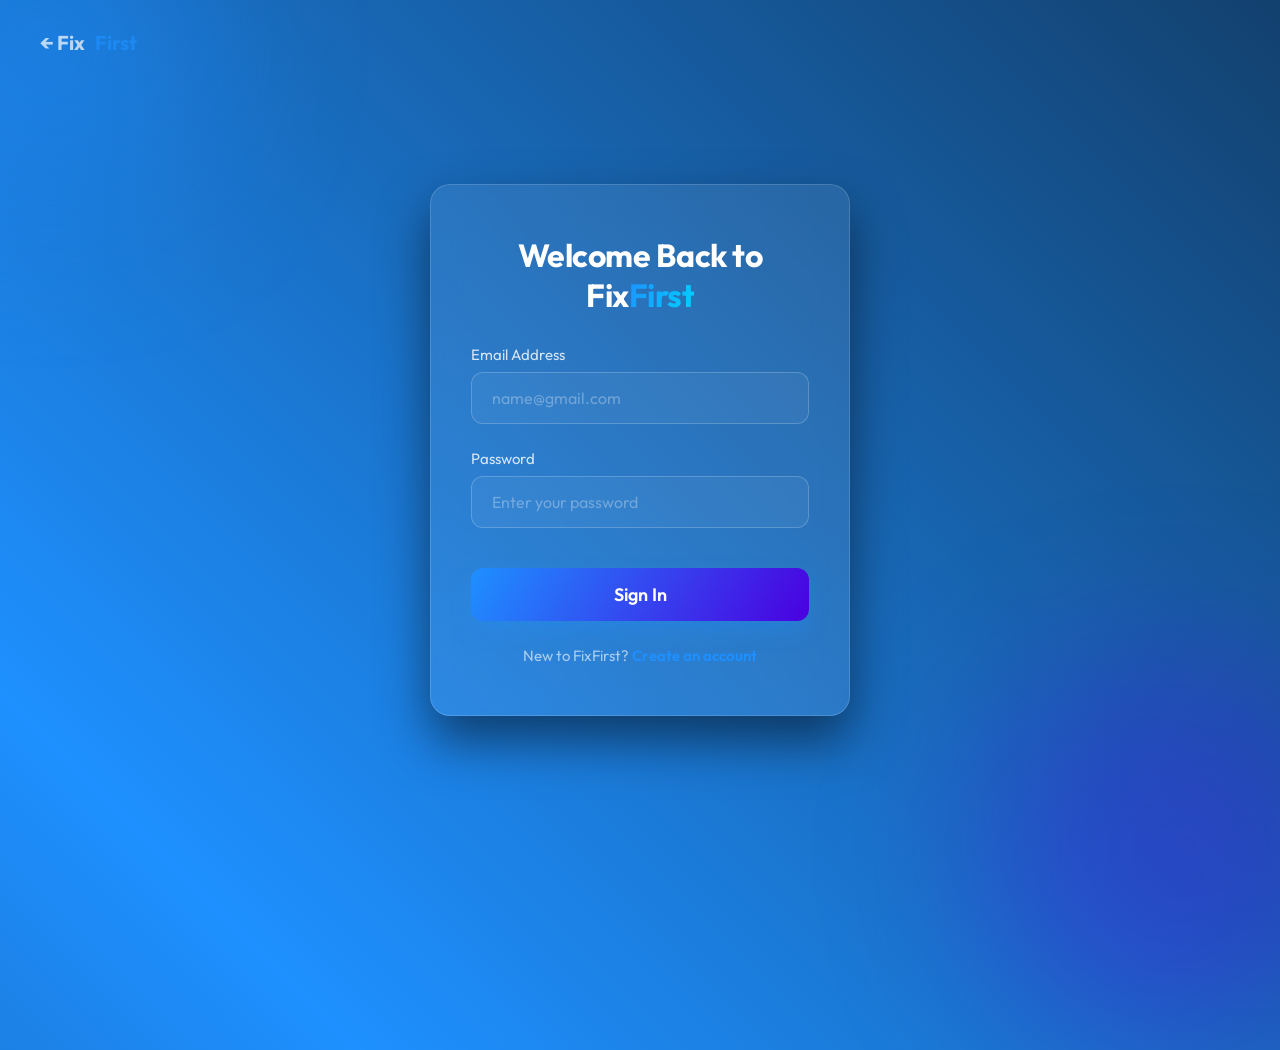
<file: login.html>
<!DOCTYPE html>
<html lang="en">

<head>
    <meta charset="UTF-8">
    <meta name="viewport" content="width=device-width, initial-scale=1.0">
    <title>Login - ScienceHub</title>
    <!-- Google Fonts -->
    <link href="https://fonts.googleapis.com/css2?family=Outfit:wght@300;400;500;600;700&display=swap" rel="stylesheet">
    <style>
        * {
            margin: 0;
            padding: 0;
            box-sizing: border-box;
            font-family: 'Outfit', sans-serif;
        }

        body {
            display: flex;
            justify-content: center;
            align-items: center;
            min-height: 100vh;
            background: linear-gradient(45deg, #0e122b, #1e90ff, #0d1b2a, #4a00e0);
            background-size: 400% 400%;
            animation: gradientBG 15s ease infinite;
            color: #fff;
            overflow: hidden;
            position: relative;
        }

        @keyframes gradientBG {
            0% {
                background-position: 0% 50%;
            }

            50% {
                background-position: 100% 50%;
            }

            100% {
                background-position: 0% 50%;
            }
        }

        /* Floating Orbs for Premium feel */
        .orb {
            position: absolute;
            border-radius: 50%;
            filter: blur(80px);
            z-index: 0;
            animation: float 10s infinite ease-in-out alternate;
        }

        .orb-1 {
            width: 300px;
            height: 300px;
            background: rgba(30, 144, 255, 0.4);
            top: -100px;
            left: -100px;
            animation-delay: 0s;
        }

        .orb-2 {
            width: 400px;
            height: 400px;
            background: rgba(74, 0, 224, 0.3);
            bottom: -150px;
            right: -100px;
            animation-delay: -5s;
        }

        @keyframes float {
            100% {
                transform: translateY(40px) translateX(30px);
            }
        }

        .auth-container {
            position: relative;
            z-index: 10;
            background: rgba(255, 255, 255, 0.08);
            padding: 50px 40px;
            border-radius: 20px;
            box-shadow: 0 25px 50px rgba(0, 0, 0, 0.5);
            width: 100%;
            max-width: 420px;
            text-align: center;
            backdrop-filter: blur(15px);
            -webkit-backdrop-filter: blur(15px);
            border: 1px solid rgba(255, 255, 255, 0.15);
            animation: slideUp 0.8s cubic-bezier(0.16, 1, 0.3, 1) forwards;
            opacity: 0;
            transform: translateY(30px);
        }

        @keyframes slideUp {
            100% {
                opacity: 1;
                transform: translateY(0);
            }
        }

        .auth-container h2 {
            margin-bottom: 30px;
            font-size: 32px;
            font-weight: 700;
            letter-spacing: -0.5px;
        }

        .auth-container h2 span {
            background: linear-gradient(120deg, #1e90ff, #00d2ff);
            -webkit-background-clip: text;
            background-clip: text;
            -webkit-text-fill-color: transparent;
        }

        .input-group {
            margin-bottom: 25px;
            text-align: left;
            position: relative;
        }

        .input-group label {
            display: block;
            margin-bottom: 8px;
            font-weight: 400;
            color: rgba(255, 255, 255, 0.8);
            font-size: 15px;
        }

        .input-group input {
            width: 100%;
            padding: 15px 20px;
            background: rgba(255, 255, 255, 0.05);
            border: 1px solid rgba(255, 255, 255, 0.2);
            color: white;
            border-radius: 12px;
            font-size: 16px;
            transition: all 0.3s;
            outline: none;
        }

        .input-group input::placeholder {
            color: rgba(255, 255, 255, 0.3);
        }

        .input-group input:focus {
            border-color: #1e90ff;
            background: rgba(255, 255, 255, 0.1);
            box-shadow: 0 0 20px rgba(30, 144, 255, 0.2);
        }

        .submit-btn {
            width: 100%;
            padding: 15px;
            background: linear-gradient(120deg, #1e90ff, #4a00e0);
            color: white;
            border: none;
            border-radius: 12px;
            font-size: 18px;
            font-weight: 600;
            cursor: pointer;
            transition: all 0.3s;
            margin-top: 15px;
            box-shadow: 0 10px 20px rgba(30, 144, 255, 0.3);
            position: relative;
            overflow: hidden;
        }

        .submit-btn::after {
            content: '';
            position: absolute;
            top: 0;
            left: -100%;
            width: 50%;
            height: 100%;
            background: linear-gradient(to right, transparent, rgba(255, 255, 255, 0.3), transparent);
            transform: skewX(-20deg);
            transition: left 0.5s;
        }

        .submit-btn:hover::after {
            left: 150%;
        }

        .submit-btn:hover {
            transform: translateY(-2px);
            box-shadow: 0 15px 25px rgba(30, 144, 255, 0.5);
        }

        .switch-text {
            margin-top: 25px;
            font-size: 15px;
            color: rgba(255, 255, 255, 0.6);
        }

        .switch-text a {
            color: #1e90ff;
            text-decoration: none;
            font-weight: 600;
            transition: 0.2s;
        }

        .switch-text a:hover {
            color: #fff;
            text-decoration: underline;
            text-shadow: 0 0 10px rgba(30, 144, 255, 0.5);
        }

        .error-msg {
            color: #ff4757;
            background: rgba(255, 71, 87, 0.1);
            padding: 10px;
            border-radius: 8px;
            border: 1px solid rgba(255, 71, 87, 0.3);
            margin-bottom: 20px;
            font-size: 14px;
            display: none;
        }

        /* Floating Logo back to home */
        .home-btn {
            position: absolute;
            top: 30px;
            left: 40px;
            color: white;
            text-decoration: none;
            font-size: 20px;
            font-weight: bold;
            display: flex;
            align-items: center;
            gap: 10px;
            z-index: 20;
            transition: 0.3s;
            opacity: 0.7;
        }

        .home-btn:hover {
            opacity: 1;
            transform: translateY(-2px);
        }

        .home-btn span {
            color: #1e90ff;
        }
    </style>
</head>

<body>

    <a href="/" class="home-btn">&larr; Fix<span>First</span></a>
    <div class="orb orb-1"></div>
    <div class="orb orb-2"></div>
    <div class="auth-container">
        <h2>Welcome Back to Fix<span>First</span></h2>
        <div id="error-msg" class="error-msg"></div>
        <form id="loginForm">
            <div class="input-group">
                <label for="email">Email Address</label>
                <input type="email" id="email" required placeholder="name@gmail.com" autocomplete="email">
            </div>
            <div class="input-group">
                <label for="password">Password</label>
                <input type="password" id="password" required placeholder="Enter your password">
            </div>
            <button type="submit" class="submit-btn" id="submitBtn">Sign In</button>
            <p class="switch-text">New to FixFirst? <a href="/register">Create an account</a></p>
        </form>
    </div>

    <script>
        document.getElementById('loginForm').addEventListener('submit', async (e) => {
            e.preventDefault();
            const email = document.getElementById('email').value;
            const password = document.getElementById('password').value;
            const errorMsg = document.getElementById('error-msg');
            const submitBtn = document.getElementById('submitBtn');

            errorMsg.style.display = 'none';
            submitBtn.disabled = true;
            submitBtn.innerText = 'Authenticating...';

            try {
                const res = await fetch('/api/login', {
                    method: 'POST',
                    headers: { 'Content-Type': 'application/json' },
                    body: JSON.stringify({ email, password })
                });
                const data = await res.json();

                if (res.ok) {
                    submitBtn.innerText = 'Success!';
                    submitBtn.style.background = '#2ed573';
                    setTimeout(() => window.location.href = '/', 600);
                } else {
                    errorMsg.innerText = data.error || 'Invalid credentials';
                    errorMsg.style.display = 'block';
                    submitBtn.disabled = false;
                    submitBtn.innerText = 'Sign In';
                }
            } catch (err) {
                console.error(err);
                if (err instanceof TypeError || err.message.includes('fetch')) {
                    errorMsg.innerText = 'Network error. Ensure your Flask server is running at http://localhost:5000';
                } else if (err instanceof SyntaxError) {
                    errorMsg.innerText = 'Server returned an invalid response. Ensure you are not viewing this file directly from the filesystem.';
                } else {
                    errorMsg.innerText = 'An error occurred: ' + err.message;
                }
                errorMsg.style.display = 'block';
                submitBtn.disabled = false;
                submitBtn.innerText = 'Sign In';
            }
        });
    </script>

</body>

</html>
</file>
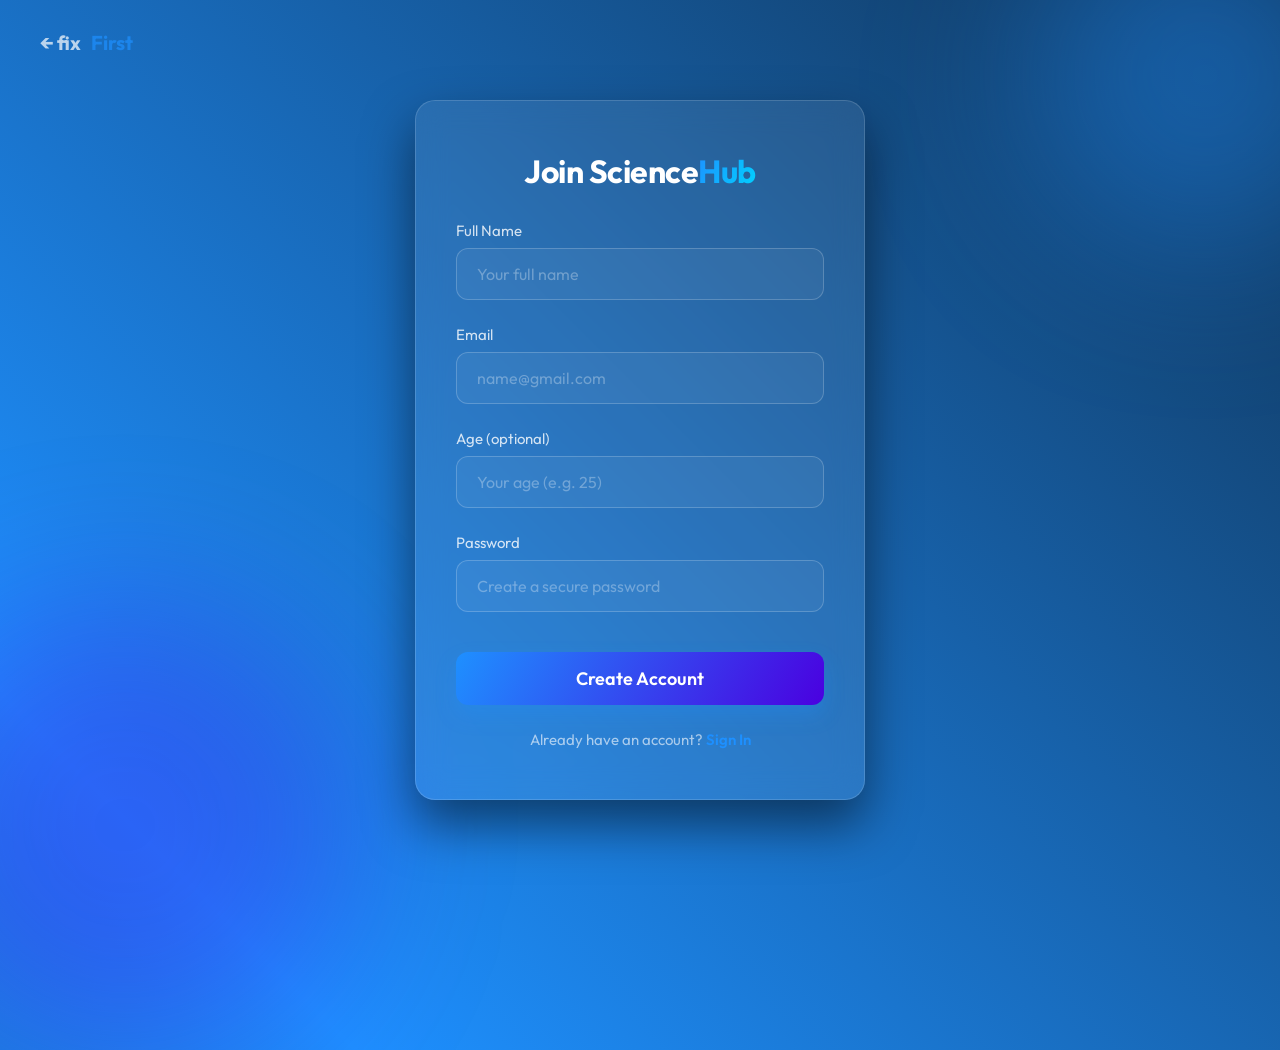
<file: register.html>
<!DOCTYPE html>
<html lang="en">

<head>
    <meta charset="UTF-8">
    <meta name="viewport" content="width=device-width, initial-scale=1.0">
    <title>Register - ScienceHub</title>
    <!-- Google Fonts -->
    <link href="https://fonts.googleapis.com/css2?family=Outfit:wght@300;400;500;600;700&display=swap" rel="stylesheet">
    <style>
        * {
            margin: 0;
            padding: 0;
            box-sizing: border-box;
            font-family: 'Outfit', sans-serif;
        }

        body {
            display: flex;
            justify-content: center;
            align-items: center;
            min-height: 100vh;
            background: linear-gradient(45deg, #0e122b, #1e90ff, #0a0a0a, #4a00e0);
            background-size: 400% 400%;
            animation: gradientBG 15s ease infinite;
            color: #fff;
            overflow: hidden;
            position: relative;
        }

        @keyframes gradientBG {
            0% {
                background-position: 0% 50%;
            }

            50% {
                background-position: 100% 50%;
            }

            100% {
                background-position: 0% 50%;
            }
        }

        /* Floating Orbs for Premium feel */
        .orb {
            position: absolute;
            border-radius: 50%;
            filter: blur(80px);
            z-index: 0;
            animation: float 10s infinite ease-in-out alternate;
        }

        .orb-1 {
            width: 350px;
            height: 350px;
            background: rgba(30, 144, 255, 0.4);
            top: -100px;
            right: -100px;
            animation-delay: 0s;
        }

        .orb-2 {
            width: 450px;
            height: 450px;
            background: rgba(74, 0, 224, 0.3);
            bottom: -150px;
            left: -100px;
            animation-delay: -5s;
        }

        @keyframes float {
            100% {
                transform: translateY(40px) translateX(-30px);
            }
        }

        .auth-container {
            position: relative;
            z-index: 10;
            background: rgba(255, 255, 255, 0.08);
            padding: 50px 40px;
            border-radius: 20px;
            box-shadow: 0 25px 50px rgba(0, 0, 0, 0.5);
            width: 100%;
            max-width: 450px;
            text-align: center;
            backdrop-filter: blur(15px);
            -webkit-backdrop-filter: blur(15px);
            border: 1px solid rgba(255, 255, 255, 0.15);
            animation: slideUp 0.8s cubic-bezier(0.16, 1, 0.3, 1) forwards;
            opacity: 0;
            transform: translateY(30px);
        }

        @keyframes slideUp {
            100% {
                opacity: 1;
                transform: translateY(0);
            }
        }

        .auth-container h2 {
            margin-bottom: 30px;
            font-size: 32px;
            font-weight: 700;
            letter-spacing: -0.5px;
        }

        .auth-container h2 span {
            background: linear-gradient(120deg, #1e90ff, #00d2ff);
            -webkit-background-clip: text;
            background-clip: text;
            -webkit-text-fill-color: transparent;
        }

        .input-group {
            margin-bottom: 25px;
            text-align: left;
            position: relative;
        }

        .input-group label {
            display: block;
            margin-bottom: 8px;
            font-weight: 400;
            color: rgba(255, 255, 255, 0.8);
            font-size: 15px;
        }

        .input-group input {
            width: 100%;
            padding: 15px 20px;
            background: rgba(255, 255, 255, 0.05);
            border: 1px solid rgba(255, 255, 255, 0.2);
            color: white;
            border-radius: 12px;
            font-size: 16px;
            transition: all 0.3s;
            outline: none;
        }

        .input-group input::placeholder {
            color: rgba(255, 255, 255, 0.3);
        }

        .input-group input:focus {
            border-color: #1e90ff;
            background: rgba(255, 255, 255, 0.1);
            box-shadow: 0 0 20px rgba(30, 144, 255, 0.2);
        }

        .submit-btn {
            width: 100%;
            padding: 15px;
            background: linear-gradient(120deg, #1e90ff, #4a00e0);
            color: white;
            border: none;
            border-radius: 12px;
            font-size: 18px;
            font-weight: 600;
            cursor: pointer;
            transition: all 0.3s;
            margin-top: 15px;
            box-shadow: 0 10px 20px rgba(30, 144, 255, 0.3);
            position: relative;
            overflow: hidden;
        }

        .submit-btn::after {
            content: '';
            position: absolute;
            top: 0;
            left: -100%;
            width: 50%;
            height: 100%;
            background: linear-gradient(to right, transparent, rgba(255, 255, 255, 0.3), transparent);
            transform: skewX(-20deg);
            transition: left 0.5s;
        }

        .submit-btn:hover::after {
            left: 150%;
        }

        .submit-btn:hover {
            transform: translateY(-2px);
            box-shadow: 0 15px 25px rgba(30, 144, 255, 0.5);
        }

        .switch-text {
            margin-top: 25px;
            font-size: 15px;
            color: rgba(255, 255, 255, 0.6);
        }

        .switch-text a {
            color: #1e90ff;
            text-decoration: none;
            font-weight: 600;
            transition: 0.2s;
        }

        .switch-text a:hover {
            color: #fff;
            text-decoration: underline;
            text-shadow: 0 0 10px rgba(30, 144, 255, 0.5);
        }

        .error-msg {
            color: #ff4757;
            background: rgba(255, 71, 87, 0.1);
            padding: 10px;
            border-radius: 8px;
            border: 1px solid rgba(255, 71, 87, 0.3);
            margin-bottom: 20px;
            font-size: 14px;
            display: none;
        }

        /* Floating Logo back to home */
        .home-btn {
            position: absolute;
            top: 30px;
            left: 40px;
            color: white;
            text-decoration: none;
            font-size: 20px;
            font-weight: bold;
            display: flex;
            align-items: center;
            gap: 10px;
            z-index: 20;
            transition: 0.3s;
            opacity: 0.7;
        }

        .home-btn:hover {
            opacity: 1;
            transform: translateY(-2px);
        }

        .home-btn span {
            color: #1e90ff;
        }
    </style>
</head>

<body>

    <a href="/" class="home-btn">&larr; fix<span>First</span></a>

    <div class="orb orb-1"></div>
    <div class="orb orb-2"></div>

    <div class="auth-container">
        <h2>Join Science<span>Hub</span></h2>
        <div id="error-msg" class="error-msg"></div>
        <form id="registerForm">
            <div class="input-group">
                <label for="name">Full Name</label>
                <input type="text" id="name" required placeholder="Your full name">
            </div>
            <div class="input-group">
                <label for="email">Email</label>
                <input type="email" id="email" required placeholder="name@gmail.com">
            </div>
            <div class="input-group">
                <label for="age">Age (optional)</label>
                <input type="number" id="age" placeholder="Your age (e.g. 25)" min="13" max="120">
            </div>
            <div class="input-group">
                <label for="password">Password</label>
                <input type="password" id="password" required placeholder="Create a secure password">
            </div>
            <button type="submit" class="submit-btn" id="submitBtn">Create Account</button>
            <p class="switch-text">Already have an account? <a href="/login">Sign In</a></p>
        </form>
    </div>

    <script>
        document.getElementById('registerForm').addEventListener('submit', async (e) => {
            e.preventDefault();
            const name = document.getElementById('name').value;
            const email = document.getElementById('email').value;
            const password = document.getElementById('password').value;
            const age = document.getElementById('age').value || null;
            const errorMsg = document.getElementById('error-msg');
            const submitBtn = document.getElementById('submitBtn');

            errorMsg.style.display = 'none';
            submitBtn.disabled = true;
            submitBtn.innerText = 'Creating account...';

            try {
                const res = await fetch('/api/signup', {
                    method: 'POST',
                    headers: { 'Content-Type': 'application/json' },
                    body: JSON.stringify({ name, email, password, age })
                });
                const data = await res.json();

                if (res.ok) {
                    submitBtn.innerText = 'Success!';
                    submitBtn.style.background = '#2ed573';
                    setTimeout(() => window.location.href = '/', 600);
                } else {
                    errorMsg.innerText = data.error || 'Registration failed';
                    errorMsg.style.display = 'block';
                    submitBtn.disabled = false;
                    submitBtn.innerText = 'Create Account';
                }
            } catch (err) {
                console.error(err);
                if (err instanceof TypeError || err.message.includes('fetch')) {
                    errorMsg.innerText = 'Network error. Ensure your Flask server is running at http://localhost:5000';
                } else if (err instanceof SyntaxError) {
                    errorMsg.innerText = 'Server returned an invalid response. Ensure you are not viewing this file directly from the filesystem.';
                } else {
                    errorMsg.innerText = 'An error occurred: ' + err.message;
                }
                errorMsg.style.display = 'block';
                submitBtn.disabled = false;
                submitBtn.innerText = 'Create Account';
            }
        });
    </script>

</body>

</html>
</file>
